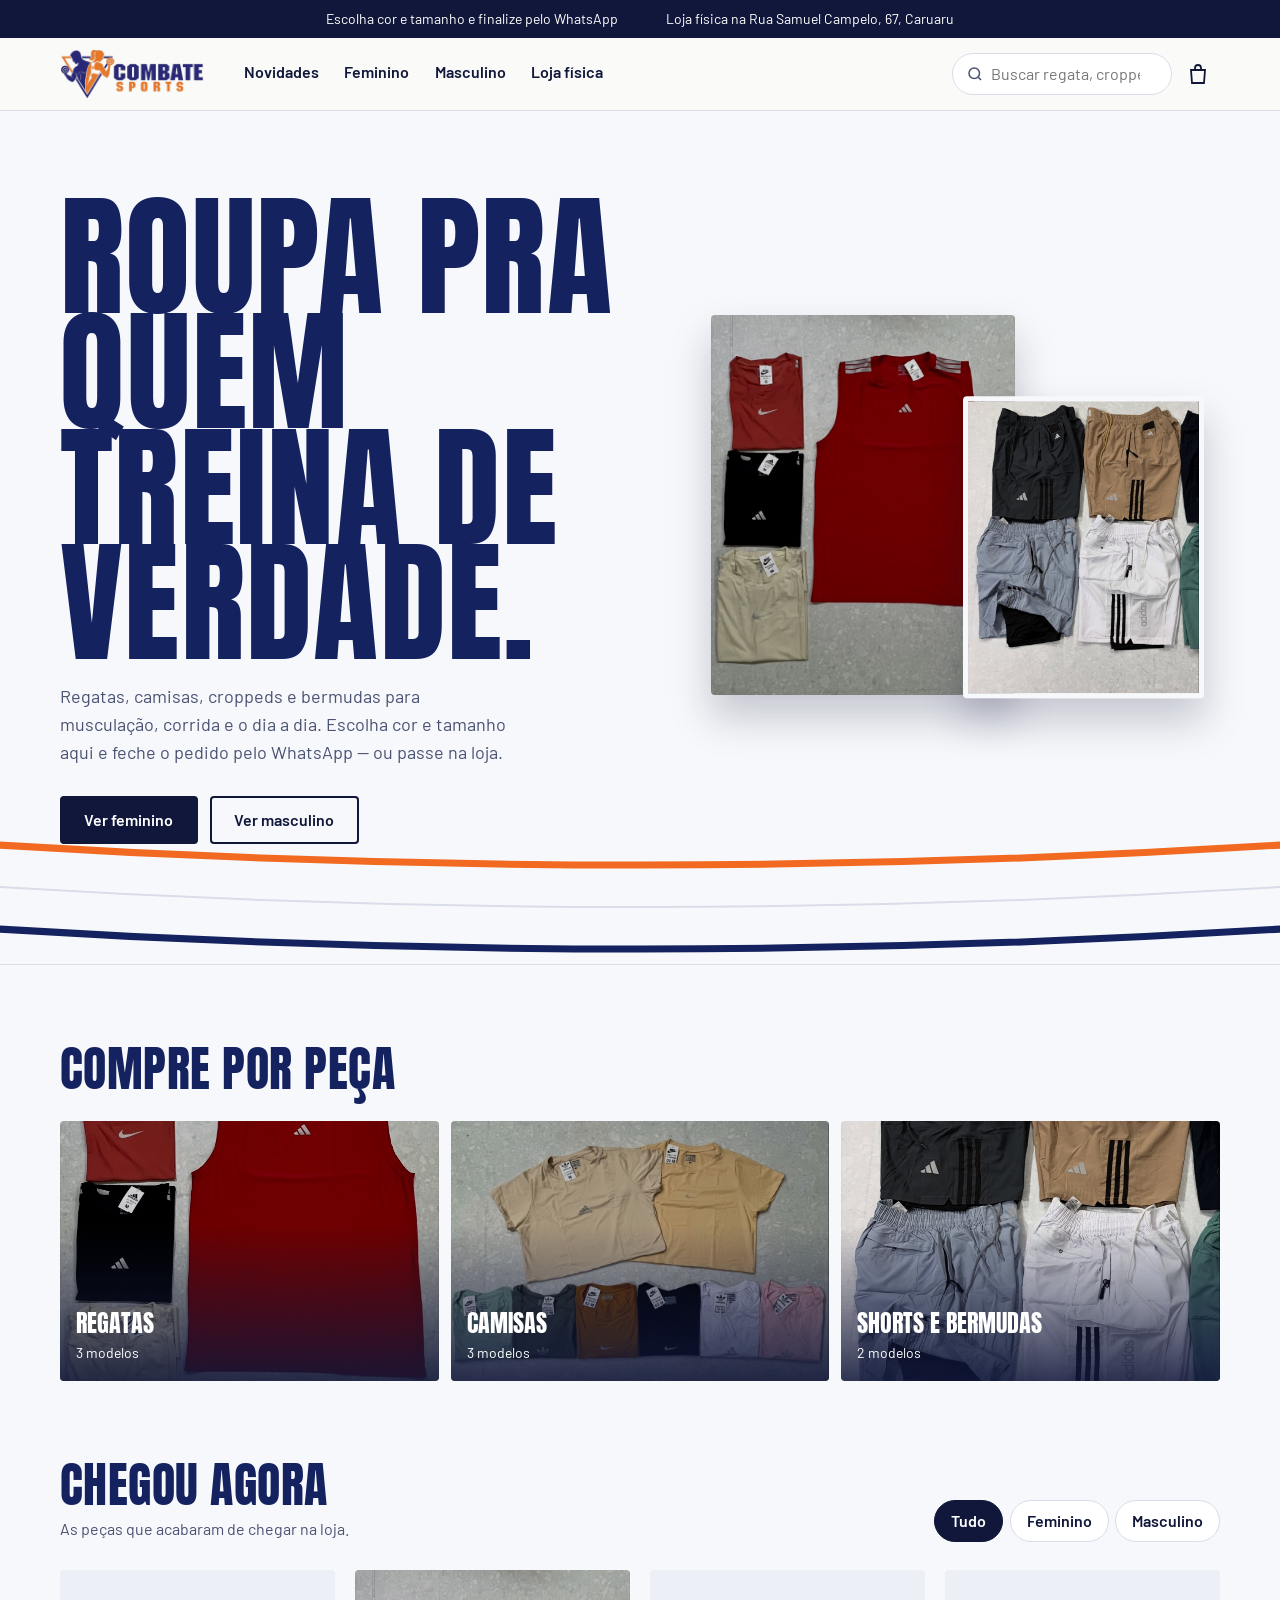
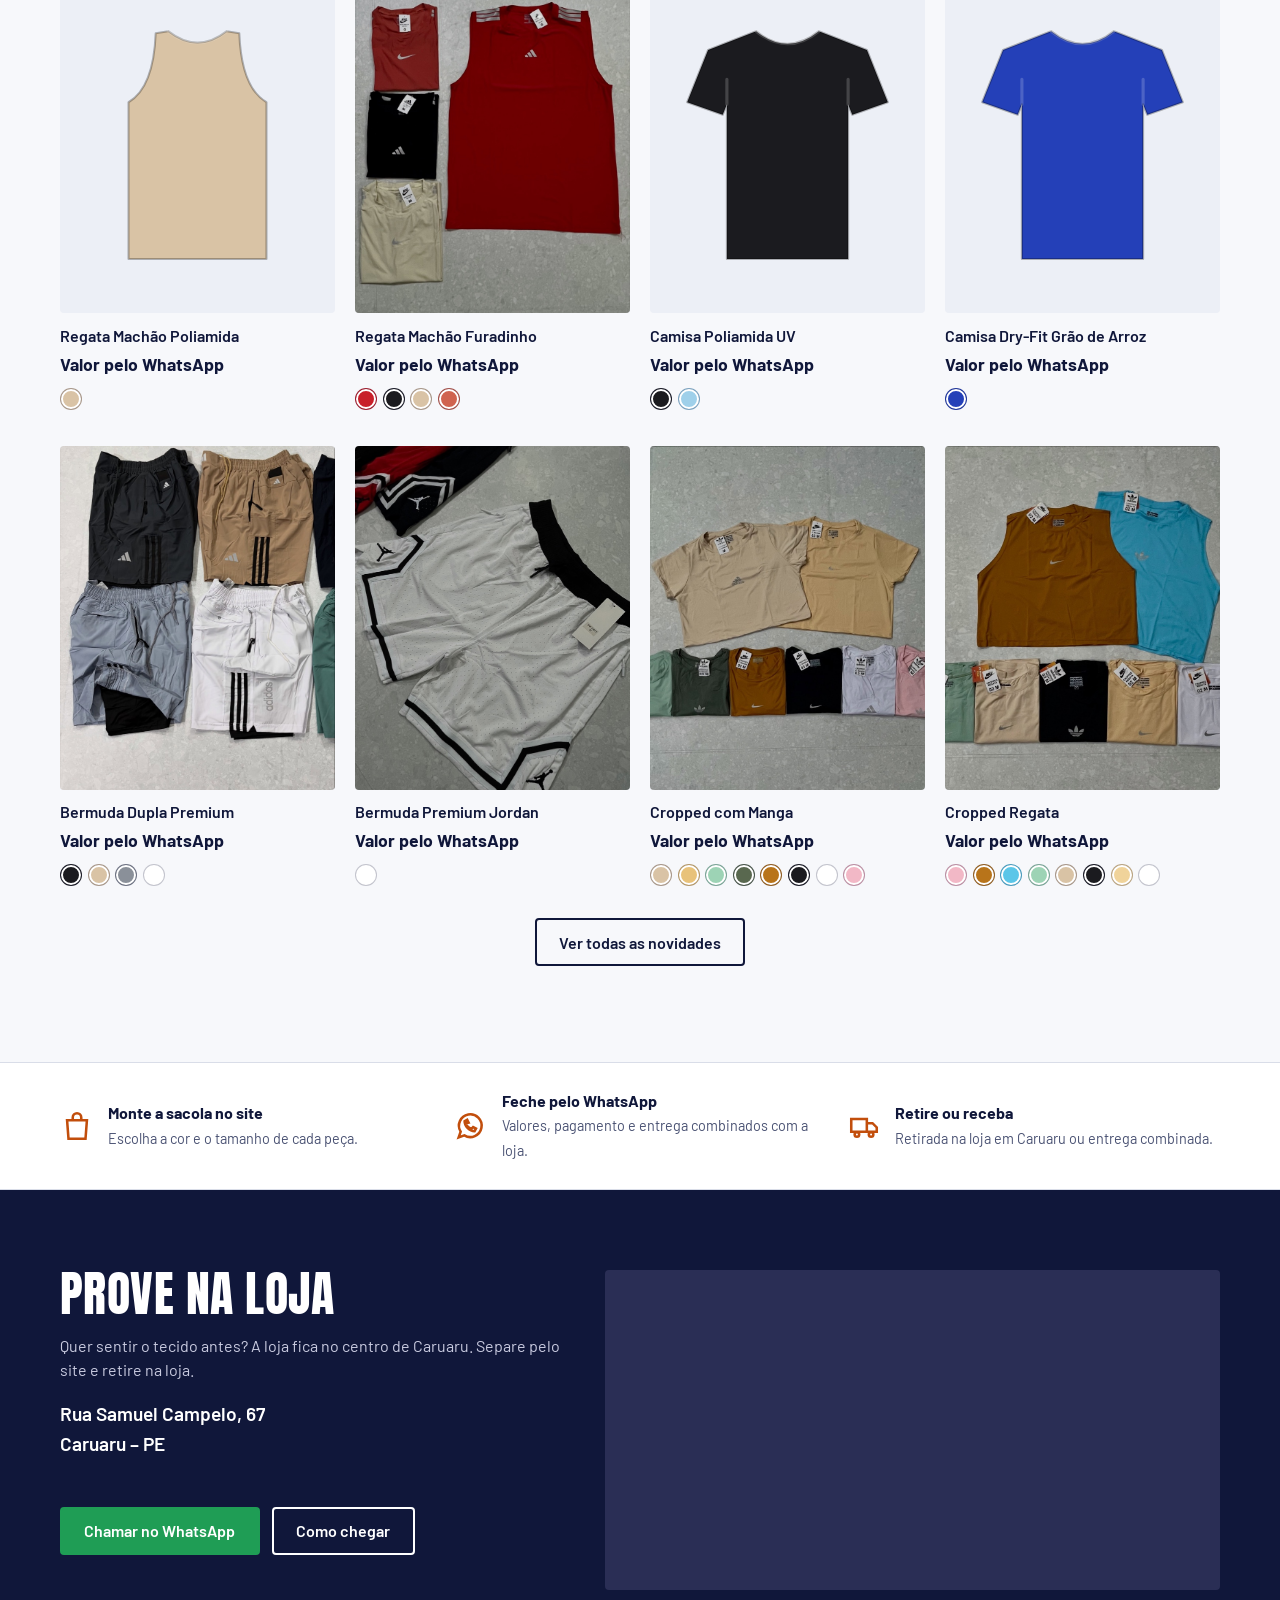
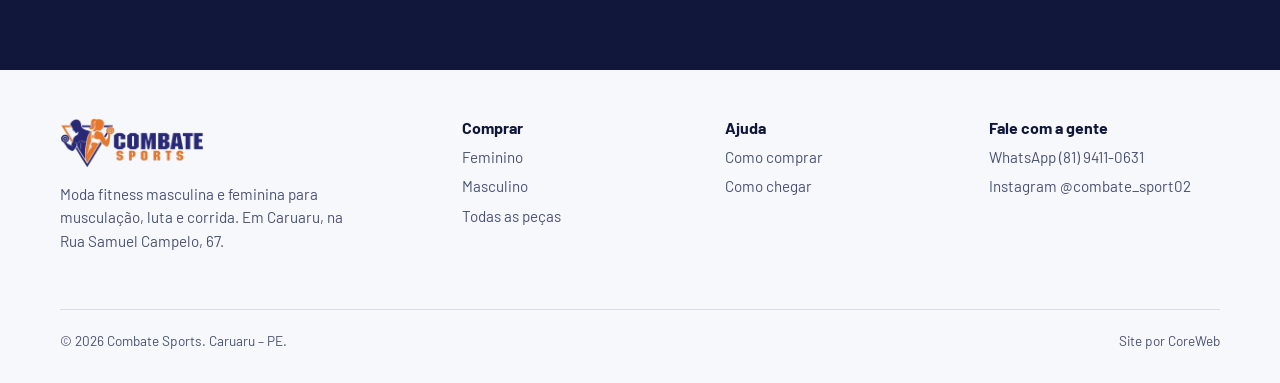
<file: index.html>
<!doctype html>
<html lang="pt-BR">
<head>
  <meta charset="utf-8">
  <meta name="viewport" content="width=device-width, initial-scale=1">
  <title>Combate Sports — moda fitness em Caruaru</title>
  <meta name="description" content="Regatas, camisas, croppeds e bermudas fitness masculinas e femininas. Loja em Caruaru com pedido pelo WhatsApp.">
  <link rel="icon" href="img/favicon.svg" type="image/svg+xml">
  <link rel="stylesheet" href="css/style.css">
</head>
<body>
<main>
  <section class="hero">
    <div class="wrap">
      <div class="hero-text">
        <h1>Roupa pra quem treina de verdade.</h1>
        <p>Regatas, camisas, croppeds e bermudas para musculação, corrida e o dia a dia. Escolha cor e tamanho aqui e feche o pedido pelo WhatsApp — ou passe na loja.</p>
        <div class="ctas">
          <a class="btn" href="catalogo.html?publico=feminino">Ver feminino</a>
          <a class="btn ghost" href="catalogo.html?publico=masculino">Ver masculino</a>
        </div>
      </div>
      <div class="hero-figs" id="hero-figs" aria-hidden="true"></div>
    </div>
    <svg class="ropes" viewBox="0 0 1440 190" preserveAspectRatio="none" aria-hidden="true">
      <path class="r1" d="M-20 70 Q720 112 1460 70"/>
      <path class="r2" d="M-20 112 Q720 154 1460 112"/>
      <path class="r2b" d="M-20 112 Q720 154 1460 112"/>
      <path class="r3" d="M-20 154 Q720 196 1460 154"/>
    </svg>
  </section>

  <section class="section">
    <div class="wrap">
      <div class="section-head"><h2>Compre por peça</h2></div>
      <div class="cats" id="cats"></div>
    </div>
  </section>

  <section class="section" style="padding-top:0">
    <div class="wrap">
      <div class="section-head">
        <div><h2>Chegou agora</h2><p>As peças que acabaram de chegar na loja.</p></div>
        <div class="tabs" role="tablist" aria-label="Filtrar novidades">
          <button role="tab" aria-selected="true" data-aud="">Tudo</button>
          <button role="tab" aria-selected="false" data-aud="feminino">Feminino</button>
          <button role="tab" aria-selected="false" data-aud="masculino">Masculino</button>
        </div>
      </div>
      <div class="grid four" id="news"></div>
      <p style="text-align:center;margin-top:2rem"><a class="btn ghost" href="catalogo.html?sort=novidades">Ver todas as novidades</a></p>
    </div>
  </section>

  <section class="perks" id="como-comprar" aria-label="Como comprar">
    <div class="wrap">
      <div class="perk"><svg viewBox="0 0 24 24" fill="none" stroke="currentColor" stroke-width="1.8"><path d="M5 8h14l-1 13H6z"/><path d="M9 8V6a3 3 0 0 1 6 0v2"/></svg>
        <div><b>Monte a sacola no site</b><span>Escolha a cor e o tamanho de cada peça.</span></div></div>
      <div class="perk"><svg viewBox="0 0 24 24" fill="none" stroke="currentColor" stroke-width="1.8"><path d="M4 20l1.4-4A8 8 0 1 1 8 18.6z"/><path d="M9 10c.5 2 2 3.5 4 4l1.2-1.2 2 1-1 1.8c-3.5 0-7-3.5-7-7l1.8-1 1 2z"/></svg>
        <div><b>Feche pelo WhatsApp</b><span>Valores, pagamento e entrega combinados com a loja.</span></div></div>
      <div class="perk"><svg viewBox="0 0 24 24" fill="none" stroke="currentColor" stroke-width="1.8"><path d="M3 7h11v9H3zM14 10h4l3 3v3h-7z"/><circle cx="7" cy="18" r="1.6"/><circle cx="17" cy="18" r="1.6"/></svg>
        <div><b>Retire ou receba</b><span>Retirada na loja em Caruaru ou entrega combinada.</span></div></div>
    </div>
  </section>

  <section class="section" id="promo-section">
    <div class="wrap">
      <div class="section-head">
        <div><h2>Promoções</h2><p>Preço baixo enquanto durar o estoque.</p></div>
        <a class="link" href="catalogo.html?promo=1">Ver todas</a>
      </div>
      <div class="scroller" id="promo"></div>
    </div>
  </section>

  <section class="store" id="loja">
    <div class="wrap">
      <div>
        <h2>Prove na loja</h2>
        <p>Quer sentir o tecido antes? A loja fica no centro de Caruaru. Separe pelo site e retire na loja.</p>
        <address id="store-address"></address>
        <dl id="store-hours"></dl>
        <div class="ctas" id="store-ctas"></div>
      </div>
      <iframe class="map" id="map" title="Mapa da loja Combate Sports" loading="lazy" referrerpolicy="no-referrer-when-downgrade"></iframe>
    </div>
  </section>
</main>

<script type="module" src="js/home.js"></script>
</body>
</html>
</file>
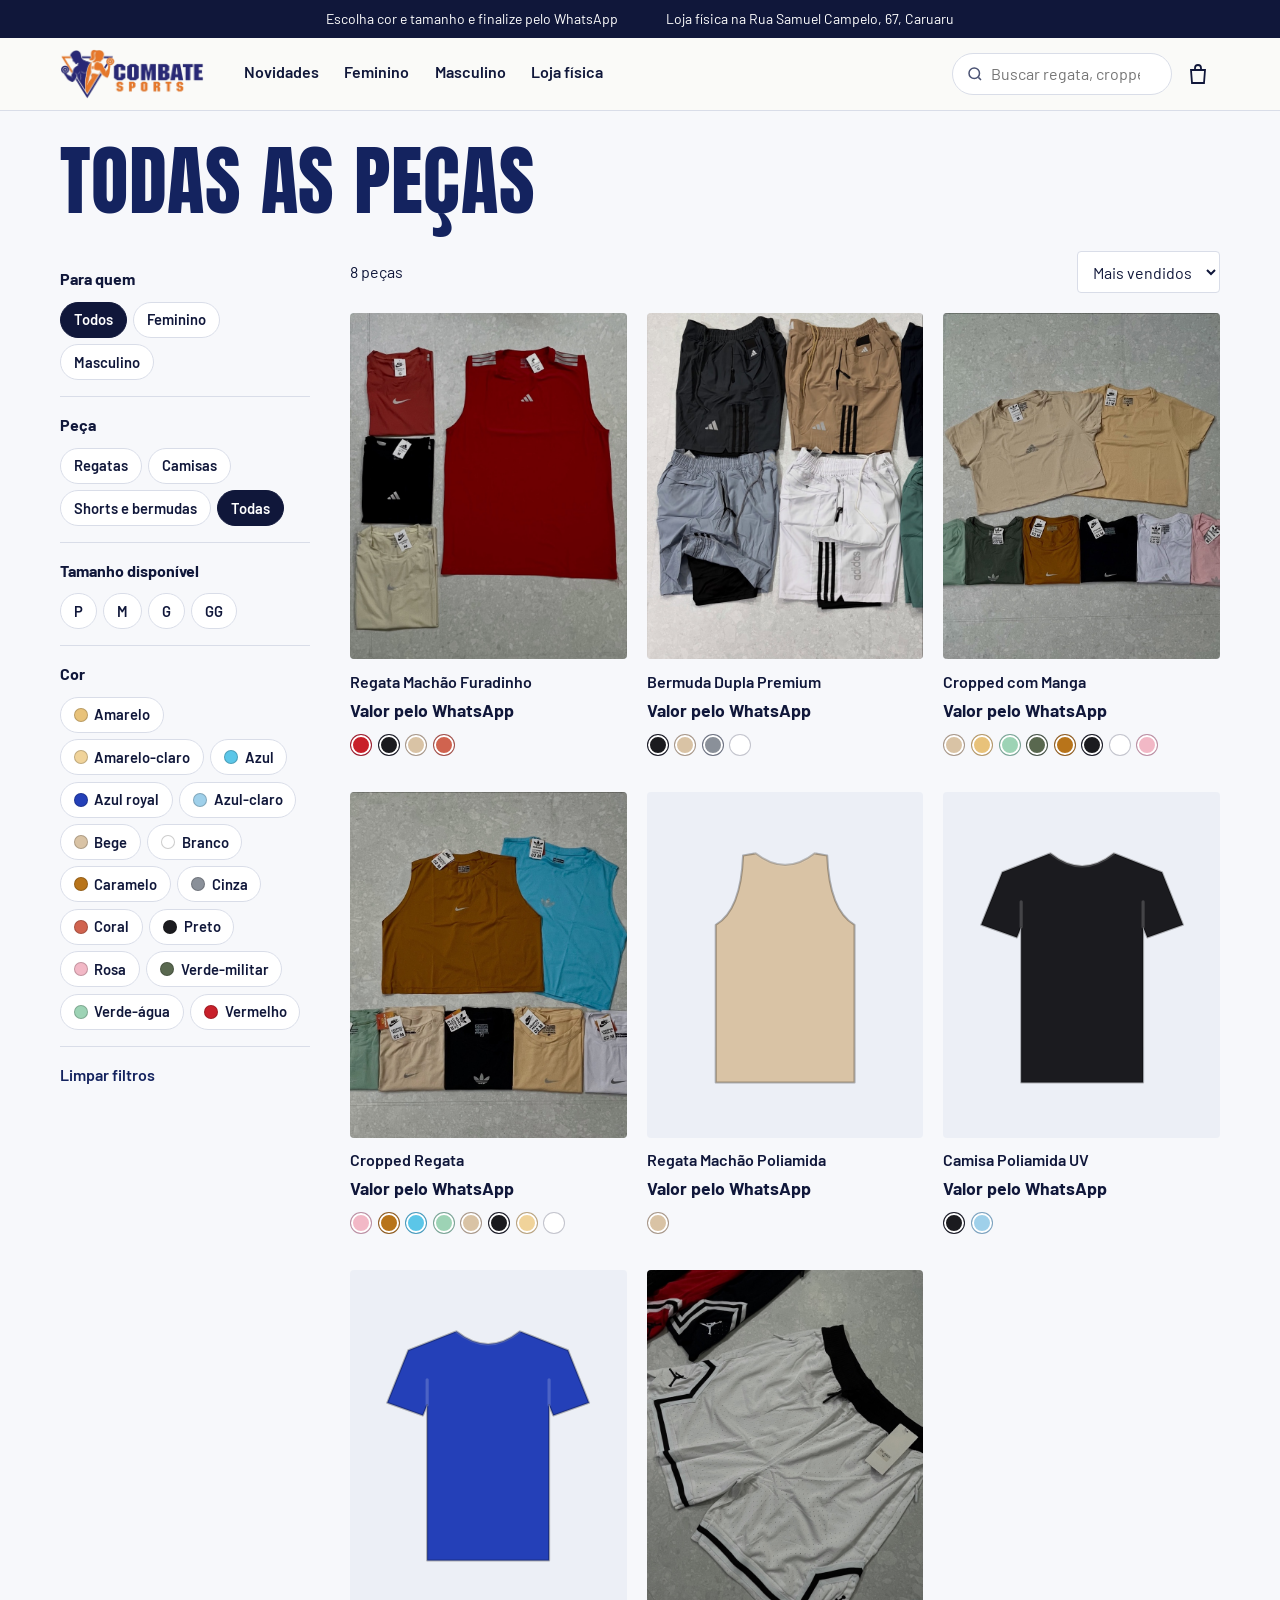
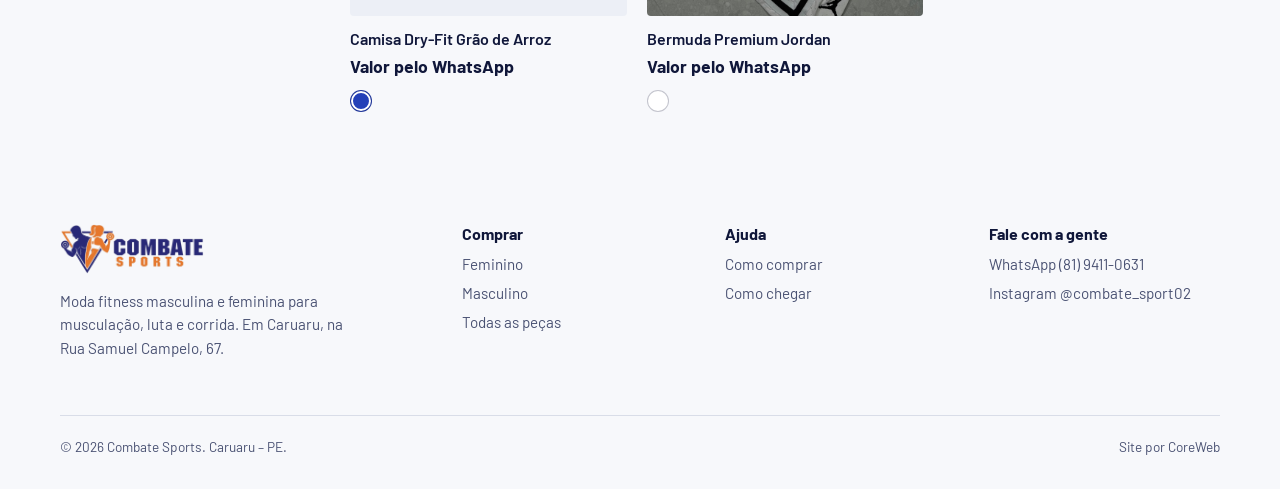
<file: catalogo.html>
<!doctype html>
<html lang="pt-BR">
<head>
  <meta charset="utf-8">
  <meta name="viewport" content="width=device-width, initial-scale=1">
  <title>Catálogo — Combate Sports</title>
  <link rel="icon" href="img/favicon.svg" type="image/svg+xml">
  <link rel="stylesheet" href="css/style.css">
</head>
<body>
<main class="wrap">
  <div class="cat-head">
    <h1 id="title">Todas as peças</h1>
    <p id="subtitle"></p>
  </div>
  <div class="catalog">
    <form class="filters" id="filters" aria-label="Filtros">
      <fieldset><legend>Para quem</legend><div class="opts">
        <label class="chip"><input type="radio" name="publico" value="" checked><span>Todos</span></label>
        <label class="chip"><input type="radio" name="publico" value="feminino"><span>Feminino</span></label>
        <label class="chip"><input type="radio" name="publico" value="masculino"><span>Masculino</span></label>
      </div></fieldset>
      <fieldset><legend>Peça</legend><div class="opts" id="f-cat"></div></fieldset>
      <fieldset><legend>Tamanho disponível</legend><div class="opts" id="f-size"></div></fieldset>
      <fieldset><legend>Cor</legend><div class="opts" id="f-color"></div></fieldset>
      <fieldset><legend>Preço até <output id="price-out"></output></legend>
        <input type="range" name="preco" id="f-price" min="30" max="150" step="10" value="150" aria-label="Preço máximo">
      </fieldset>
      <fieldset><div class="opts"><label class="chip"><input type="checkbox" name="promo" value="1"><span>Só promoções</span></label></div></fieldset>
      <p><button class="link" type="reset" style="border:0;background:none;padding:0">Limpar filtros</button></p>
    </form>
    <div>
      <div class="toolbar">
        <button class="btn ghost filters-btn" type="button" id="toggle-filters" aria-controls="filters" aria-expanded="false">Filtrar</button>
        <span id="count" aria-live="polite"></span>
        <label><span class="sr-only">Ordenar</span>
          <select id="sort">
            <option value="">Mais vendidos</option>
            <option value="novidades">Novidades</option>
            <option value="menor_preco">Menor preço</option>
            <option value="maior_preco">Maior preço</option>
          </select></label>
      </div>
      <div class="grid" id="results"></div>
    </div>
  </div>
</main>
<script type="module" src="js/catalogo.js"></script>
</body>
</html>
</file>
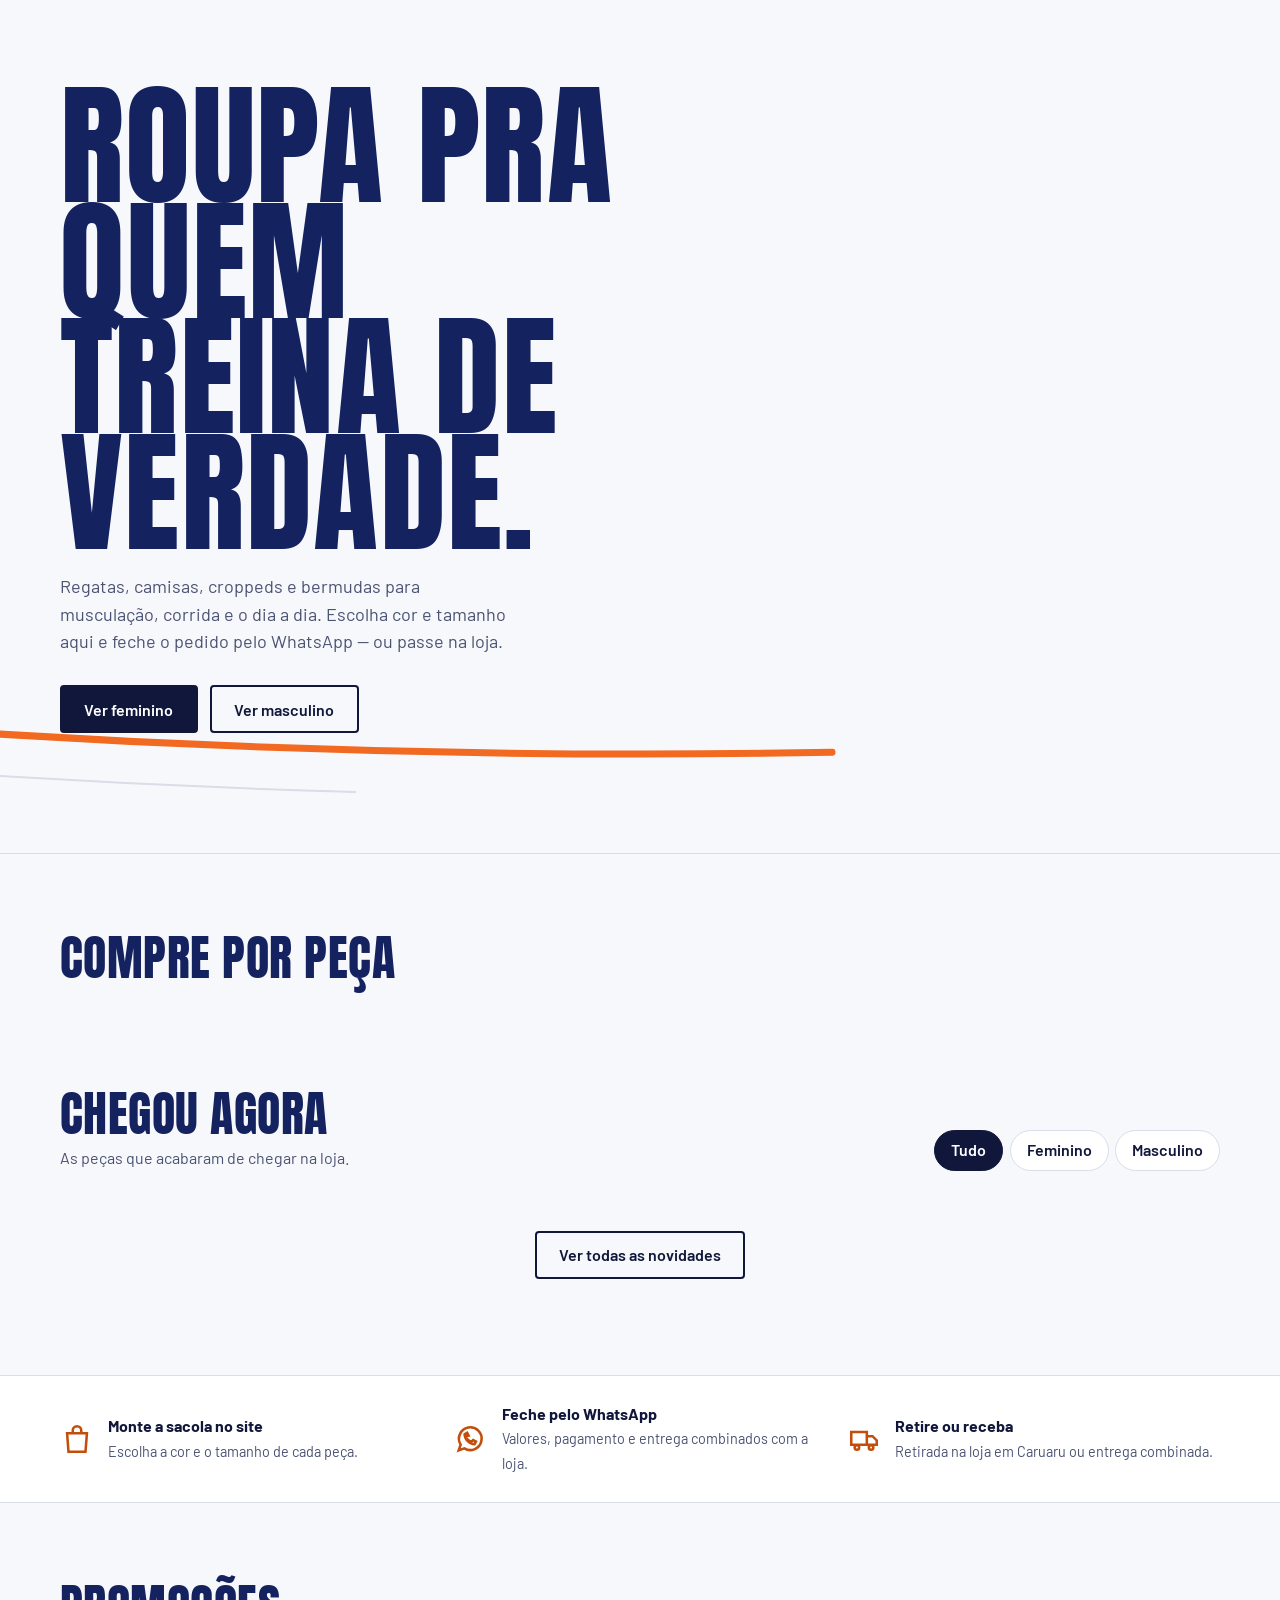
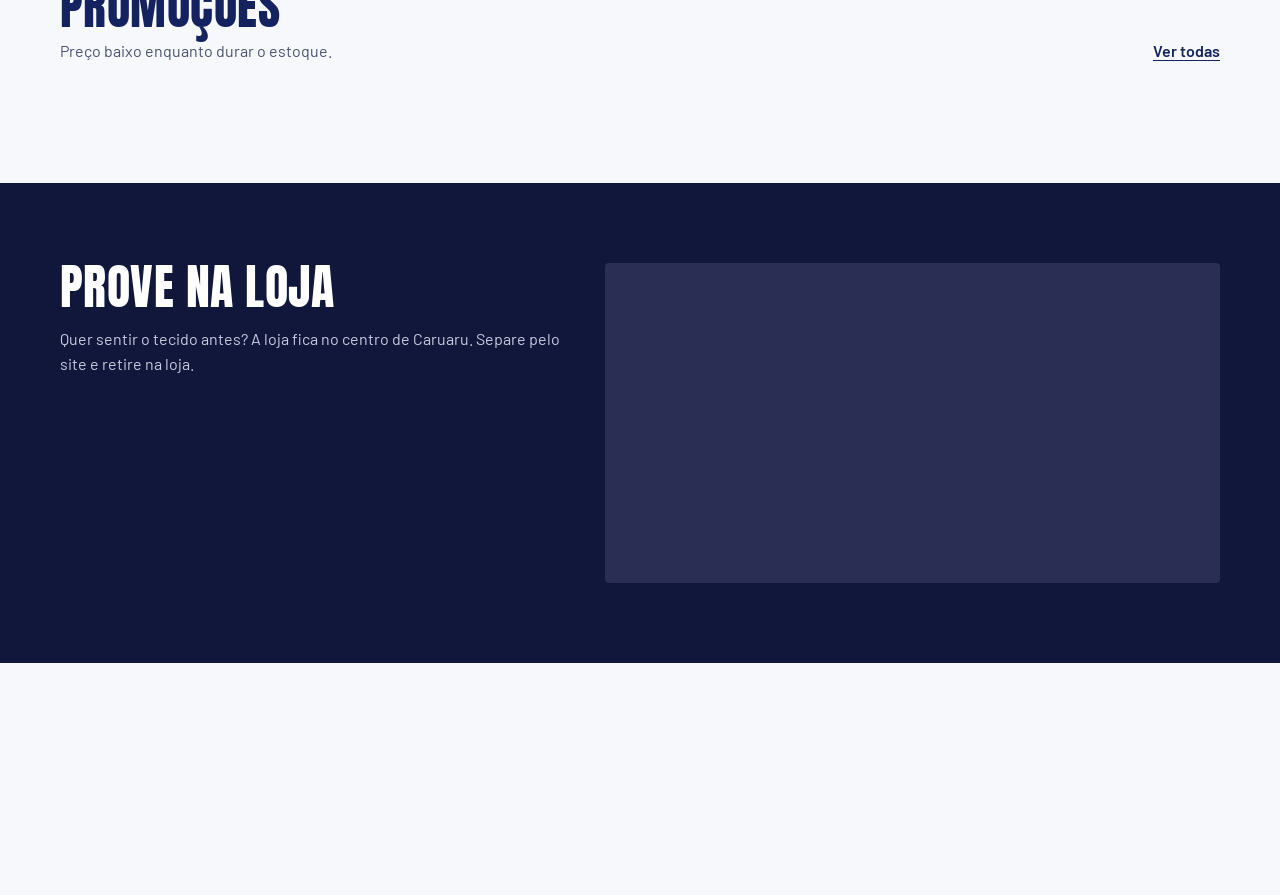
<file: contato.html>
<!doctype html><html lang="pt-BR"><head><meta charset="utf-8"><title>Combate Sports</title>
<meta http-equiv="refresh" content="0; url=index.html#loja"><link rel="canonical" href="index.html#loja"></head>
<body><a href="index.html#loja">Ir para a loja</a></body></html>
</file>
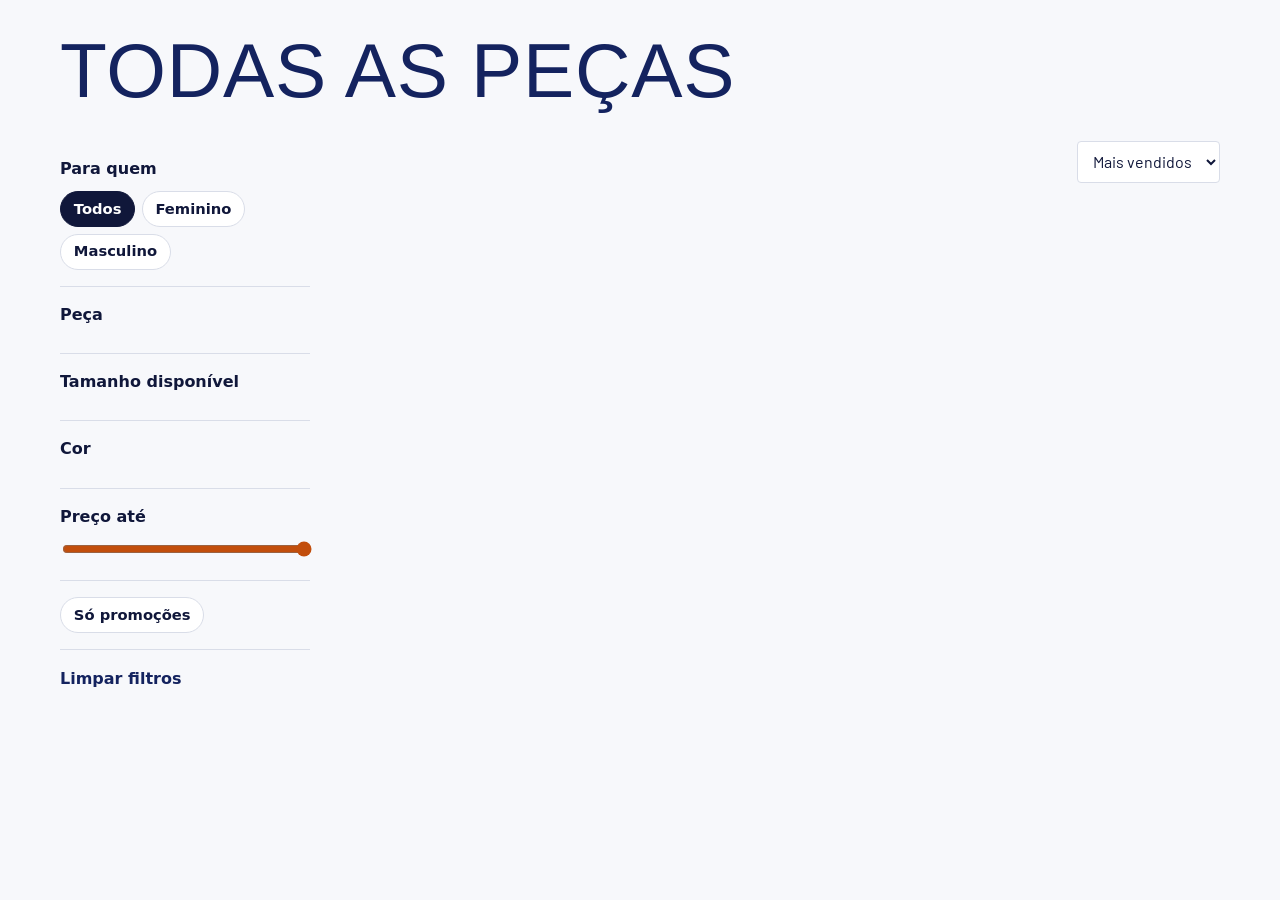
<file: feminino.html>
<!doctype html><html lang="pt-BR"><head><meta charset="utf-8"><title>Combate Sports</title>
<meta http-equiv="refresh" content="0; url=catalogo.html?publico=feminino"><link rel="canonical" href="catalogo.html?publico=feminino"></head>
<body><a href="catalogo.html?publico=feminino">Ir para a loja</a></body></html>
</file>
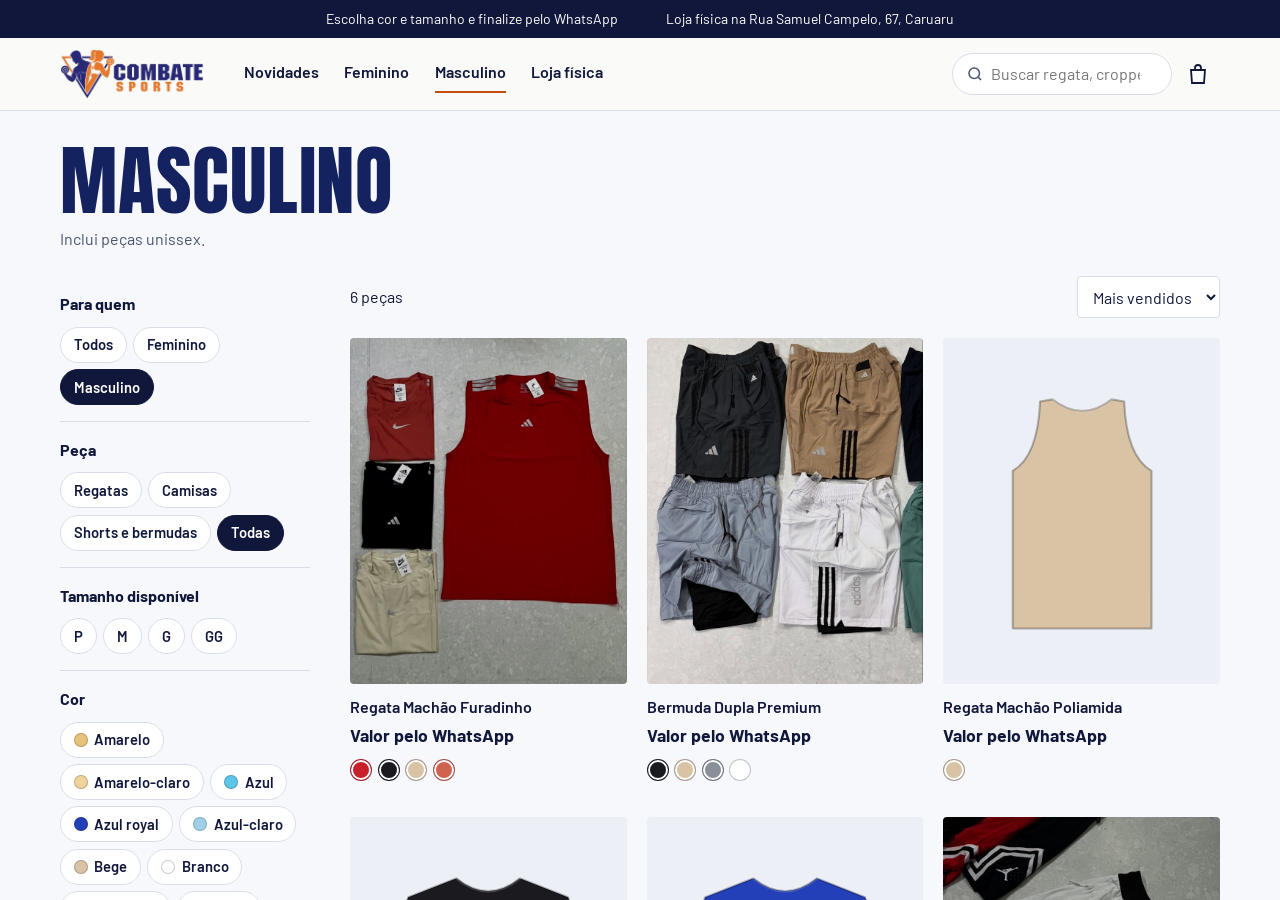
<file: masculino.html>
<!doctype html><html lang="pt-BR"><head><meta charset="utf-8"><title>Combate Sports</title>
<meta http-equiv="refresh" content="0; url=catalogo.html?publico=masculino"><link rel="canonical" href="catalogo.html?publico=masculino"></head>
<body><a href="catalogo.html?publico=masculino">Ir para a loja</a></body></html>
</file>
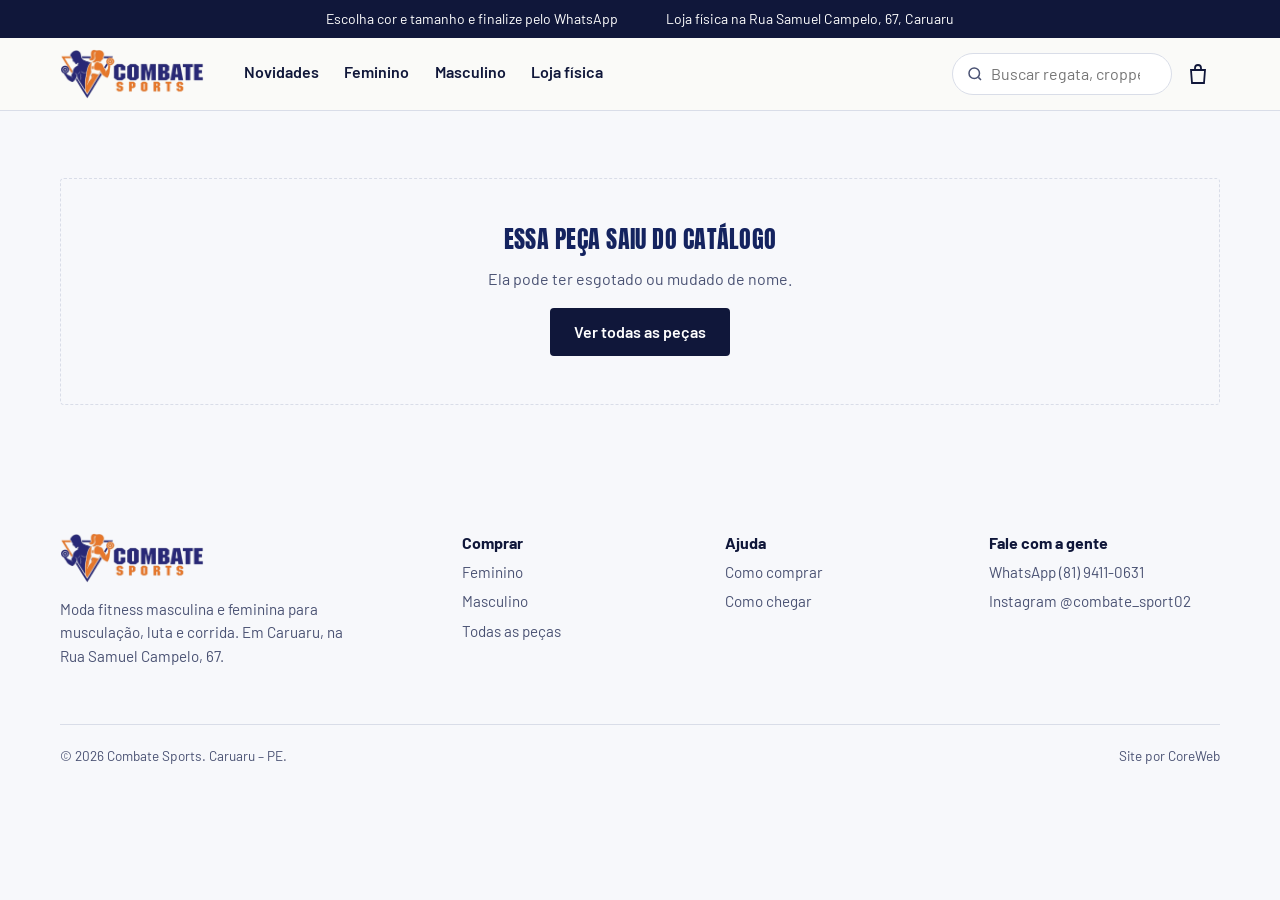
<file: produto.html>
<!doctype html>
<html lang="pt-BR">
<head>
  <meta charset="utf-8">
  <meta name="viewport" content="width=device-width, initial-scale=1">
  <title>Produto — Combate Sports</title>
  <link rel="icon" href="img/favicon.svg" type="image/svg+xml">
  <link rel="stylesheet" href="css/style.css">
</head>
<body>
<main class="wrap">
  <nav class="crumbs" id="crumbs" aria-label="Você está em"></nav>
  <div id="pdp"></div>
  <section class="section" id="related-section" style="padding-top:1rem" hidden>
    <div class="section-head"><h2>Combina com</h2></div>
    <div class="grid four" id="related"></div>
  </section>
</main>
<script type="module" src="js/produto.js"></script>
</body>
</html>
</file>
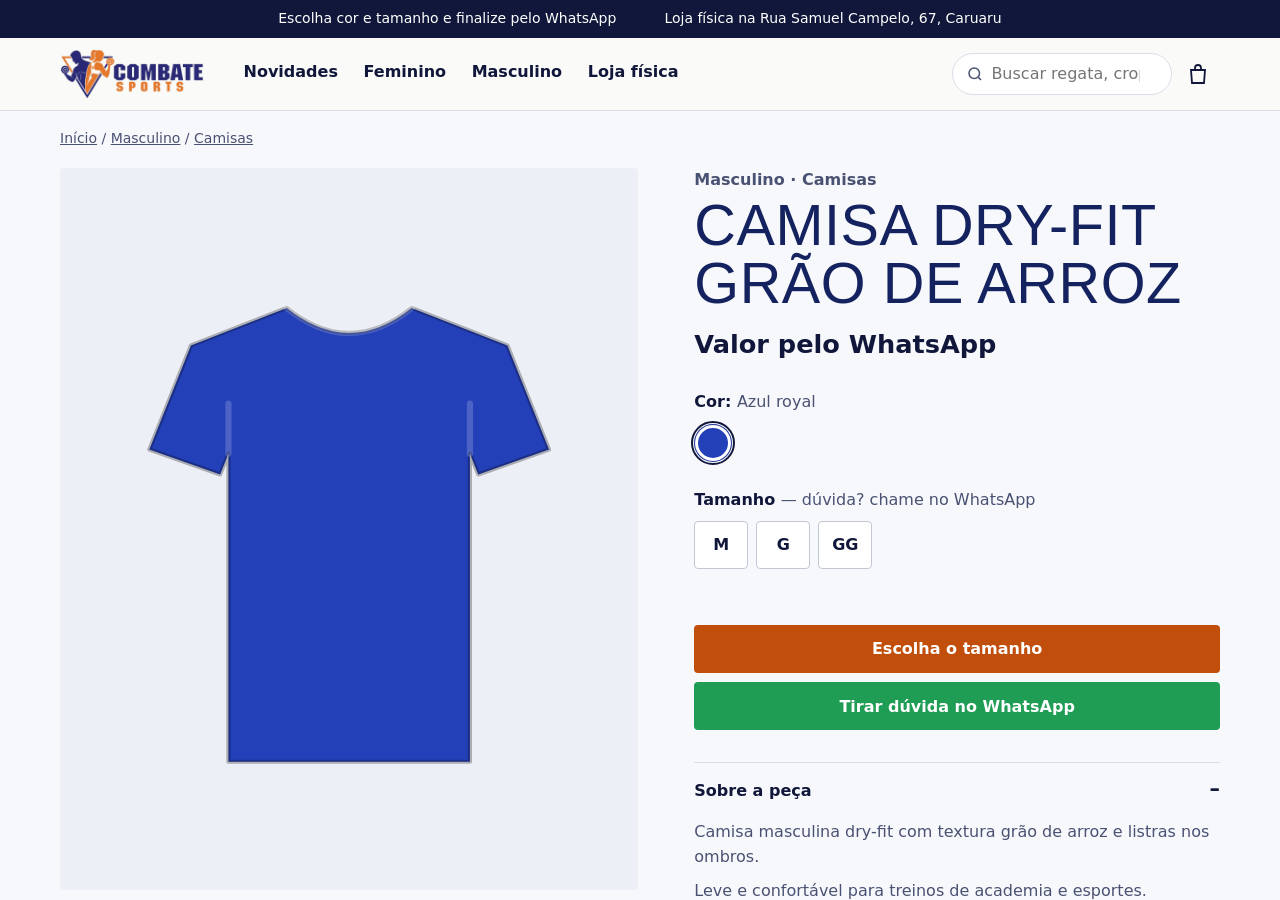
<file: produtos/camisa-dry-fit-grao-de-arroz.html>
<!doctype html><html lang="pt-BR"><head><meta charset="utf-8"><title>Combate Sports</title>
<meta http-equiv="refresh" content="0; url=../produto.html?p=camisa-dry-fit-grao-de-arroz"><link rel="canonical" href="../produto.html?p=camisa-dry-fit-grao-de-arroz"></head>
<body><a href="../produto.html?p=camisa-dry-fit-grao-de-arroz">Ir para a loja</a></body></html>
</file>
<file: css/style.css>
/* Combate Sports — estilos da loja
   Identidade: azul-marinho + laranja, Anton nos títulos (mesma do primeiro site). */
@font-face { font-family: 'Anton'; font-weight: 400; font-display: swap; src: url(../fonts/anton-latin-400-normal.woff2) format('woff2'); }
@font-face { font-family: 'Barlow'; font-weight: 400; font-display: swap; src: url(../fonts/barlow-latin-400-normal.woff2) format('woff2'); }
@font-face { font-family: 'Barlow'; font-weight: 500 600; font-display: swap; src: url(../fonts/barlow-latin-600-normal.woff2) format('woff2'); }
@font-face { font-family: 'Barlow'; font-weight: 700; font-display: swap; src: url(../fonts/barlow-latin-700-normal.woff2) format('woff2'); }

:root {
  --ink: #10173a;        /* texto e fundos fortes */
  --navy: #14235f;       /* azul da marca: links, cabeçalhos */
  --orange: #f26a21;     /* laranja da marca: cordas, barras, detalhes */
  --accent: #c24e0c;     /* laranja escuro: botões e textos (contraste com branco) */
  --paper: #f7f8fb;      /* fundo */
  --mat: #eceff6;        /* fundo das fotos */
  --line: #d9dde8;
  --muted: #4a5273;
  --ok: #1f7a4a;
  --radius: 4px;
  --display: 'Anton', Impact, sans-serif;
  --body: 'Barlow', system-ui, sans-serif;
  --wrap: 1240px;
  --gutter: clamp(16px, 4vw, 40px);
}

*, *::before, *::after { box-sizing: border-box; }
html { -webkit-text-size-adjust: 100%; }
body {
  margin: 0; background: var(--paper); color: var(--ink);
  font: 400 1rem/1.55 var(--body);
  overflow-x: hidden;
}
img, svg { display: block; max-width: 100%; }
a { color: inherit; }
button, input, select, textarea { font: inherit; color: inherit; }
button { cursor: pointer; }
:focus-visible { outline: 3px solid var(--orange); outline-offset: 2px; border-radius: 2px; }
.sr-only { position: absolute; width: 1px; height: 1px; overflow: hidden; clip: rect(0 0 0 0); white-space: nowrap; }
.wrap { max-width: var(--wrap); margin: 0 auto; padding: 0 var(--gutter); }

h1, h2, h3 { font-family: var(--display); font-weight: 400; line-height: 1; margin: 0; letter-spacing: .01em; text-transform: uppercase; color: var(--navy); }
h2 { font-size: clamp(2rem, 4.2vw, 3rem); }
h3 { font-size: 1.5rem; }

/* ---------- botões ---------- */
.btn {
  display: inline-flex; align-items: center; justify-content: center; gap: .5em;
  min-height: 48px; padding: 0 1.4em; border-radius: var(--radius);
  border: 2px solid var(--ink); background: var(--ink); color: #fff;
  font: 600 1rem var(--body); text-decoration: none; transition: background .15s, color .15s;
}
.btn:hover { background: #1d2e78; }
.btn.red { background: var(--accent); border-color: var(--accent); }
.btn.red:hover { background: #a5420a; }
.btn.ghost { background: transparent; color: var(--ink); }
.btn.ghost:hover { background: var(--ink); color: #fff; }
.btn.wa { background: #1f9d55; border-color: #1f9d55; }
.btn.wa:hover { background: #18834a; }
.btn.block { width: 100%; }
.btn[disabled] { opacity: .45; cursor: not-allowed; }
.link { color: var(--navy); font-weight: 600; text-underline-offset: 3px; }

/* ---------- barra de avisos ---------- */
.notice { background: var(--ink); color: #fff; font-size: .875rem; }
.notice .wrap { display: flex; justify-content: center; gap: 3rem; padding-block: .5rem; }
.notice span:not(:first-child) { display: none; }
@media (min-width: 820px) { .notice span:not(:first-child) { display: inline; } }

/* ---------- cabeçalho ---------- */
.header { position: sticky; top: 0; z-index: 40; background: rgba(250,250,248,.96); backdrop-filter: blur(8px); border-bottom: 1px solid var(--line); }
.header .wrap { display: flex; align-items: center; gap: 1.5rem; height: 72px; }
.logo { display: flex; align-items: center; gap: .55rem; text-decoration: none; flex-shrink: 0; }
.logo-mark { width: 38px; height: 38px; }
.logo-text { font: 400 1.7rem/1 var(--display); color: var(--navy); text-transform: uppercase; }
.logo-text small { display: block; font: 600 .8rem/1.2 var(--body); color: var(--orange); letter-spacing: .35em; text-transform: uppercase; }
.logo img { height: 46px; width: auto; }
.nav { display: none; gap: 1.6rem; margin-left: 1rem; }
.nav a { text-decoration: none; font-weight: 600; padding: .4rem 0; border-bottom: 2px solid transparent; }
.nav a:hover, .nav a[aria-current="page"] { border-color: var(--accent); }
.nav a.sale { color: var(--accent); }
.header-actions { margin-left: auto; display: flex; align-items: center; gap: .25rem; }
.search { display: none; position: relative; }
.search input { width: 220px; height: 42px; border: 1px solid var(--line); border-radius: 999px; padding: 0 1rem 0 2.4rem; background: #fff; }
.search svg { position: absolute; left: .85rem; top: 50%; translate: 0 -50%; width: 18px; color: var(--muted); }
.icon-btn { position: relative; display: grid; place-items: center; width: 44px; height: 44px; border: 0; background: none; border-radius: 50%; text-decoration: none; }
.icon-btn:hover { background: var(--mat); }
.icon-btn svg { width: 24px; height: 24px; }
.badge { position: absolute; top: 4px; right: 2px; min-width: 19px; height: 19px; padding: 0 5px; border-radius: 99px; background: var(--accent); color: #fff; font: 700 .72rem/19px var(--body); text-align: center; }
.badge:empty { display: none; }
.menu-btn { display: grid; }
@media (min-width: 960px) {
  .nav { display: flex; }
  .search { display: block; }
  .menu-btn { display: none; }
}

/* menu móvel */
.mobile-menu { position: fixed; inset: 0; z-index: 60; display: none; }
.mobile-menu.open { display: block; }
.mobile-menu .panel { position: absolute; inset: 0 auto 0 0; width: min(86vw, 340px); background: var(--paper); padding: 1.25rem; display: flex; flex-direction: column; gap: .25rem; }
.mobile-menu a { font: 400 1.9rem/1.2 var(--display); text-transform: uppercase; color: var(--navy); text-decoration: none; padding: .2rem 0; }
.mobile-menu .search { display: block; margin: .5rem 0 1rem; }
.mobile-menu .search input { width: 100%; }
.scrim { position: absolute; inset: 0; background: rgba(16,23,58,.5); }

/* ---------- hero ---------- */
.hero { position: relative; overflow: hidden; border-bottom: 1px solid var(--line); }
.hero .wrap { display: grid; gap: 2rem; padding-block: clamp(2.5rem, 7vw, 5.5rem) clamp(5rem, 10vw, 7.5rem); }
.hero h1 { font-size: clamp(3.4rem, 10.5vw, 8.4rem); line-height: .86; max-width: 9ch; }
.hero p { max-width: 46ch; font-size: 1.125rem; color: var(--muted); margin: 1.4rem 0 1.8rem; }
.hero .ctas { display: flex; flex-wrap: wrap; gap: .75rem; }
.hero-figs { position: relative; display: flex; justify-content: center; align-items: flex-end; gap: 0; z-index: 2; }
.hero-figs svg { width: 34%; max-width: 210px; filter: drop-shadow(0 18px 18px rgba(16,23,58,.18)); }
.hero-figs svg:nth-child(2) { width: 40%; max-width: 250px; margin: 0 -4%; z-index: 1; }
.hero-text { position: relative; z-index: 2; }
@media (min-width: 900px) {
  .hero .wrap { grid-template-columns: 1.15fr 1fr; align-items: center; }
}
/* as cordas do ringue */
.ropes { position: absolute; left: 0; right: 0; bottom: 0; height: 190px; width: 100%; z-index: 1; pointer-events: none; }
.ropes path { fill: none; stroke-width: 7; stroke-linecap: round; stroke-dasharray: 1600; stroke-dashoffset: 0; }
.ropes .r1 { stroke: var(--orange); }
.ropes .r2 { stroke: var(--paper); stroke-width: 9; }
.ropes .r2b { stroke: var(--line); stroke-width: 2; }
.ropes .r3 { stroke: var(--navy); }
@media (prefers-reduced-motion: no-preference) {
  .ropes path { animation: rope 1.1s cubic-bezier(.2,.7,.2,1) both; }
  .ropes .r2, .ropes .r2b { animation-delay: .12s; }
  .ropes .r3 { animation-delay: .24s; }
  @keyframes rope { from { stroke-dashoffset: 1600; } }
}

/* ---------- seções ---------- */
.section { padding-block: clamp(3rem, 7vw, 5rem); }
.section-head { display: flex; align-items: end; justify-content: space-between; gap: 1rem; flex-wrap: wrap; margin-bottom: 1.75rem; }
.section-head p { margin: .5rem 0 0; color: var(--muted); }

.tabs { display: flex; gap: .4rem; }
.tabs button { border: 1px solid var(--line); background: #fff; border-radius: 999px; padding: .45rem 1rem; font-weight: 600; }
.tabs button[aria-selected="true"] { background: var(--ink); border-color: var(--ink); color: #fff; }

/* categorias */
.cats { display: grid; grid-template-columns: repeat(2, 1fr); gap: .75rem; }
.cat { display: flex; flex-direction: column; justify-content: space-between; background: var(--mat); border-radius: var(--radius); padding: 1rem 1rem 0; text-decoration: none; min-height: 210px; overflow: hidden; }
.cat strong { font: 400 1.5rem/1 var(--display); text-transform: uppercase; color: var(--navy); }
.cat span { font-size: .875rem; color: var(--muted); }
.cat svg { width: 62%; align-self: flex-end; margin-top: .5rem; transition: translate .2s; }
.cat:hover svg { translate: 0 -6px; }
@media (min-width: 720px) { .cats { grid-template-columns: repeat(5, 1fr); } }

/* ---------- card de produto ---------- */
.grid { display: grid; grid-template-columns: repeat(2, minmax(0, 1fr)); gap: 1.75rem .9rem; }
@media (min-width: 760px) { .grid { grid-template-columns: repeat(3, minmax(0, 1fr)); gap: 2.25rem 1.25rem; } }
@media (min-width: 1100px) { .grid.four { grid-template-columns: repeat(4, minmax(0, 1fr)); } }
.card { position: relative; display: flex; flex-direction: column; }
.card-media { position: relative; display: block; aspect-ratio: 4 / 5; background: var(--mat); border-radius: var(--radius); overflow: hidden; }
.card-media svg, .card-media img { position: absolute; inset: 9% 12%; width: 76%; height: 82%; object-fit: contain; }
.card-media img.photo { inset: 0; width: 100%; height: 100%; object-fit: cover; }
.tag { position: absolute; top: .6rem; left: .6rem; z-index: 2; background: var(--accent); color: #fff; font-weight: 700; font-size: .8rem; padding: .15rem .55rem; border-radius: 3px; }
.tag.out { background: var(--ink); }
.card h3 { font: 600 1rem/1.3 var(--body); text-transform: none; color: var(--ink); letter-spacing: 0; margin: .8rem 0 .25rem; }
.card h3 a { text-decoration: none; }
.card h3 a::after { content: ''; position: absolute; inset: 0; }
.price { display: flex; align-items: baseline; flex-wrap: wrap; gap: .1rem .5rem; }
.price b { font-size: 1.1rem; }
.price s { color: var(--muted); font-size: .9rem; }
.price small { flex-basis: 100%; color: var(--muted); font-size: .85rem; }
.swatches { position: relative; z-index: 3; display: flex; flex-wrap: wrap; gap: .35rem; margin-top: .6rem; }
.swatch { width: 22px; height: 22px; border-radius: 50%; border: 1px solid rgba(16,23,58,.25); padding: 0; box-shadow: inset 0 0 0 2px #fff; }
.swatch[aria-pressed="true"] { outline: 2px solid var(--ink); outline-offset: 1px; }
.empty { grid-column: 1 / -1; padding: 3rem 1rem; text-align: center; border: 1px dashed var(--line); border-radius: var(--radius); }
.empty p { color: var(--muted); }
.skeleton .card-media { animation: pulse 1.2s ease-in-out infinite alternate; }
@keyframes pulse { to { opacity: .55; } }

.scroller { display: grid; grid-auto-flow: column; grid-auto-columns: minmax(200px, 44%); gap: 1rem; overflow-x: auto; scroll-snap-type: x mandatory; padding-bottom: .75rem; }
.scroller > * { scroll-snap-align: start; }
@media (min-width: 760px) { .scroller { grid-auto-columns: minmax(220px, calc((100% - 3rem) / 4)); } }

/* ---------- vantagens ---------- */
.perks { border-block: 1px solid var(--line); background: #fff; }
.perks .wrap { display: grid; gap: 1.25rem; padding-block: 1.6rem; }
.perk { display: flex; gap: .9rem; align-items: center; }
.perk svg { width: 34px; height: 34px; flex-shrink: 0; color: var(--accent); }
.perk b { display: block; }
.perk span { color: var(--muted); font-size: .9rem; }
@media (min-width: 760px) { .perks .wrap { grid-template-columns: repeat(3, 1fr); } }

/* ---------- loja física ---------- */
.store { background: var(--ink); color: #fff; }
.store .wrap { display: grid; gap: 2rem; padding-block: clamp(3rem, 7vw, 5rem); }
.store h2 { color: #fff; }
.store p { color: #c9cbe0; }
.store dl { display: grid; grid-template-columns: auto 1fr; gap: .4rem 1.5rem; margin: 1.5rem 0; }
.store dt { color: #c9cbe0; }
.store dd { margin: 0; font-weight: 600; }
.store address { font-style: normal; font-size: 1.2rem; font-weight: 600; margin-top: 1rem; }
.store .ctas { display: flex; flex-wrap: wrap; gap: .75rem; }
.store .btn.ghost { color: #fff; border-color: #fff; }
.store .btn.ghost:hover { background: #fff; color: var(--ink); }
.map { width: 100%; min-height: 320px; height: 100%; border: 0; border-radius: var(--radius); background: #2a2e55; }
@media (min-width: 900px) { .store .wrap { grid-template-columns: 1fr 1.2fr; align-items: stretch; } }

/* ---------- rodapé ---------- */
.footer { padding-block: 3rem 2rem; font-size: .95rem; }
.footer .cols { display: grid; gap: 2rem; grid-template-columns: repeat(2, 1fr); }
.footer h4 { font: 700 1rem var(--body); margin: 0 0 .6rem; }
.footer ul { list-style: none; margin: 0; padding: 0; display: grid; gap: .35rem; }
.footer a { text-decoration: none; color: var(--muted); }
.footer a:hover { color: var(--ink); text-decoration: underline; }
.footer .brand { grid-column: 1 / -1; }
.footer .brand p { color: var(--muted); max-width: 34ch; }
.footer .legal { margin-top: 2.5rem; padding-top: 1.25rem; border-top: 1px solid var(--line); color: var(--muted); font-size: .85rem; display: flex; justify-content: space-between; flex-wrap: wrap; gap: .5rem; }
@media (min-width: 820px) { .footer .cols { grid-template-columns: 1.6fr repeat(3, 1fr); } .footer .brand { grid-column: auto; } }

/* ---------- sacola (gaveta) ---------- */
.drawer { position: fixed; inset: 0; z-index: 70; visibility: hidden; }
.drawer.open { visibility: visible; }
.drawer .scrim { opacity: 0; transition: opacity .25s; }
.drawer.open .scrim { opacity: 1; }
.drawer-panel { position: absolute; top: 0; right: 0; bottom: 0; width: min(100vw, 430px); background: var(--paper); display: flex; flex-direction: column; translate: 100% 0; transition: translate .28s cubic-bezier(.2,.7,.2,1); }
.drawer.open .drawer-panel { translate: 0 0; }
@media (prefers-reduced-motion: reduce) { .drawer-panel, .drawer .scrim { transition: none; } }
.drawer-head { display: flex; align-items: center; justify-content: space-between; padding: 1rem 1.25rem; border-bottom: 1px solid var(--line); }
.drawer-head h2 { font-size: 2rem; }
.drawer-body { flex: 1; overflow-y: auto; padding: 1rem 1.25rem; }
.drawer-foot { border-top: 1px solid var(--line); padding: 1rem 1.25rem 1.25rem; display: grid; gap: .6rem; }
.line-item { display: grid; grid-template-columns: 72px 1fr auto; gap: .9rem; padding: .9rem 0; border-bottom: 1px solid var(--line); }
.line-item .thumb { background: var(--mat); border-radius: 4px; aspect-ratio: 4/5; position: relative; overflow: hidden; }
.line-item .thumb svg, .line-item .thumb img { position: absolute; inset: 10%; width: 80%; height: 80%; object-fit: contain; }
.line-item .thumb img.photo { inset: 0; width: 100%; height: 100%; object-fit: cover; }
.line-item b { display: block; font-weight: 600; line-height: 1.3; }
.line-item .meta { color: var(--muted); font-size: .875rem; }
.qty { display: inline-flex; align-items: center; border: 1px solid var(--line); border-radius: 4px; margin-top: .45rem; background: #fff; }
.qty button { width: 32px; height: 32px; border: 0; background: none; font-size: 1.1rem; }
.qty span { min-width: 26px; text-align: center; font-weight: 600; }
.remove { border: 0; background: none; color: var(--muted); text-decoration: underline; font-size: .85rem; padding: 0; align-self: start; }
.totals { display: flex; justify-content: space-between; font-size: 1.15rem; font-weight: 700; }
.ship-hint { font-size: .875rem; color: var(--muted); margin: 0; }
.ship-bar { height: 6px; background: var(--mat); border-radius: 9px; overflow: hidden; }
.ship-bar i { display: block; height: 100%; background: var(--accent); }

/* ---------- formulários ---------- */
.field { display: grid; gap: .3rem; margin-bottom: .85rem; }
.field label, .field legend { font-weight: 600; font-size: .92rem; }
.input, .field input, .field textarea, .field select { width: 100%; min-height: 46px; border: 1px solid #c3c7d3; border-radius: var(--radius); padding: .6rem .8rem; background: #fff; }
.field textarea { min-height: 76px; resize: vertical; }
.field input:focus, .field textarea:focus, .field select:focus { outline: 2px solid var(--navy); outline-offset: 0; border-color: var(--navy); }
.choice { display: grid; grid-template-columns: 1fr 1fr; gap: .5rem; border: 0; padding: 0; margin: 0 0 .85rem; }
.choice legend { margin-bottom: .3rem; }
.choice label { display: flex; gap: .5rem; align-items: center; border: 1px solid #c3c7d3; border-radius: var(--radius); padding: .7rem .8rem; background: #fff; font-weight: 600; cursor: pointer; }
.choice label:has(input:checked) { border-color: var(--ink); box-shadow: inset 0 0 0 1px var(--ink); }
.error-msg { color: var(--accent); font-weight: 600; font-size: .9rem; margin: 0; }
.success { text-align: center; padding: 2rem .5rem; }
.success h3 { font-size: 2.2rem; margin-bottom: .75rem; }

/* ---------- página de produto ---------- */
.crumbs { font-size: .875rem; color: var(--muted); padding-block: 1.1rem; }
.crumbs a { color: var(--muted); }
.pdp { display: grid; gap: 2rem; padding-bottom: 4rem; }
.pdp-media { background: var(--mat); border-radius: var(--radius); aspect-ratio: 4/5; position: relative; overflow: hidden; }
.pdp-media svg, .pdp-media img { position: absolute; inset: 8% 14%; width: 72%; height: 84%; object-fit: contain; }
.pdp-media img.photo { inset: 0; width: 100%; height: 100%; object-fit: cover; }
.thumbs { display: flex; gap: .5rem; margin-top: .6rem; }
.thumbs button { width: 64px; aspect-ratio: 4/5; border: 2px solid transparent; border-radius: 4px; padding: 0; background: var(--mat) center/cover; }
.thumbs button[aria-pressed="true"] { border-color: var(--ink); }
.pdp-info h1 { font-size: clamp(2.4rem, 5vw, 3.6rem); margin: .3rem 0 .8rem; }
.pdp-info .aud { color: var(--muted); font-weight: 600; }
.pdp-info .price b { font-size: 1.6rem; }
.opt { margin-top: 1.6rem; }
.opt-label { font-weight: 600; margin-bottom: .55rem; }
.opt-label span { font-weight: 400; color: var(--muted); }
.color-opts { display: flex; flex-wrap: wrap; gap: .55rem; }
.color-opts .swatch { width: 38px; height: 38px; box-shadow: inset 0 0 0 3px #fff; }
.size-opts { display: flex; flex-wrap: wrap; gap: .5rem; }
.size-opts button { min-width: 54px; height: 48px; border: 1px solid #c3c7d3; background: #fff; border-radius: var(--radius); font-weight: 700; }
.size-opts button[aria-pressed="true"] { background: var(--ink); border-color: var(--ink); color: #fff; }
.size-opts button:disabled { color: #a6a9b6; background: repeating-linear-gradient(135deg, #fff 0 6px, #f1f2f5 6px 7px); text-decoration: line-through; cursor: not-allowed; }
.stock-hint { min-height: 1.5em; margin: .7rem 0 0; font-size: .92rem; font-weight: 600; color: var(--accent); }
.buy { display: grid; gap: .6rem; margin-top: 1.4rem; }
.desc { margin-top: 2rem; border-top: 1px solid var(--line); }
.desc details { border-bottom: 1px solid var(--line); }
.desc summary { padding: 1rem 0; font-weight: 700; cursor: pointer; list-style: none; display: flex; justify-content: space-between; }
.desc summary::after { content: '+'; font-size: 1.3rem; line-height: 1; }
.desc details[open] summary::after { content: '–'; }
.desc details > div { padding-bottom: 1rem; color: var(--muted); }
.measures { width: 100%; border-collapse: collapse; font-size: .92rem; }
.measures th, .measures td { padding: .45rem .5rem; border-bottom: 1px solid var(--line); text-align: left; }
.measures th { color: var(--ink); }
@media (min-width: 900px) {
  .pdp { grid-template-columns: 1.1fr 1fr; gap: 3.5rem; align-items: start; }
  .pdp-gallery { position: sticky; top: 92px; }
}

/* ---------- catálogo ---------- */
.cat-head { padding-block: 2rem 1.5rem; }
.cat-head h1 { font-size: clamp(2.8rem, 7vw, 4.8rem); }
.cat-head p { color: var(--muted); margin: .5rem 0 0; }
.catalog { display: grid; gap: 1.5rem; padding-bottom: 4rem; }
.toolbar { display: flex; justify-content: space-between; align-items: center; gap: 1rem; margin-bottom: 1.25rem; }
.toolbar select { min-height: 42px; border: 1px solid var(--line); border-radius: var(--radius); padding: 0 .7rem; background: #fff; }
.filters-btn { display: inline-flex; }
.filters { display: none; }
.filters.open { display: block; }
.filters fieldset { border: 0; border-bottom: 1px solid var(--line); margin: 0; padding: 1rem 0; }
.filters legend { font-weight: 700; padding: 0; margin-bottom: .6rem; float: left; width: 100%; }
.filters .opts { clear: both; display: flex; flex-wrap: wrap; gap: .4rem; }
.chip { position: relative; }
.chip input { position: absolute; opacity: 0; inset: 0; cursor: pointer; }
.chip span { display: inline-flex; align-items: center; gap: .4rem; border: 1px solid var(--line); background: #fff; border-radius: 999px; padding: .35rem .8rem; font-size: .92rem; font-weight: 600; }
.chip input:checked + span { background: var(--ink); color: #fff; border-color: var(--ink); }
.chip input:focus-visible + span { outline: 3px solid var(--navy); outline-offset: 2px; }
.chip i { width: 14px; height: 14px; border-radius: 50%; border: 1px solid rgba(0,0,0,.2); }
.filters input[type=range] { width: 100%; accent-color: var(--accent); }
@media (min-width: 900px) {
  .catalog { grid-template-columns: 250px 1fr; gap: 2.5rem; }
  .filters { display: block; position: sticky; top: 92px; align-self: start; }
  .filters-btn { display: none; }
}

/* toast */
.toast { position: fixed; left: 50%; bottom: 1.25rem; translate: -50% 0; z-index: 90; background: var(--ink); color: #fff; padding: .8rem 1.2rem; border-radius: var(--radius); font-weight: 600; box-shadow: 0 10px 30px rgba(16,23,58,.3); }

/* ---------- fotos reais ---------- */
.logo img { height: 50px; width: auto; }
@media (max-width: 600px) { .logo img { height: 40px; } }
.hero-figs.photos { align-items: center; padding-bottom: 2rem; }
.hero-figs.photos img { width: 58%; aspect-ratio: 4/5; object-fit: cover; border-radius: var(--radius); box-shadow: 0 22px 40px rgba(16,23,58,.22); }
.hero-figs.photos img:nth-child(2) { width: 46%; margin-left: -10%; translate: 0 14%; border: 5px solid var(--paper); }
.cat.has-photo { position: relative; justify-content: flex-end; padding: 1rem; min-height: 260px; isolation: isolate; }
.cat.has-photo img { position: absolute; inset: 0; width: 100%; height: 100%; object-fit: cover; z-index: -2; transition: scale .3s; }
.cat.has-photo::after { content: ''; position: absolute; inset: 0; z-index: -1; background: linear-gradient(to top, rgba(16,23,58,.85), rgba(16,23,58,0) 60%); }
.cat.has-photo strong, .cat.has-photo span { color: #fff; }
.cat.has-photo:hover img { scale: 1.04; }
@media (min-width: 720px) { .cats { grid-template-columns: repeat(auto-fit, minmax(200px, 1fr)); } }
.pdp-media img.photo { object-fit: contain; background: #e9eaec; }
</file>
